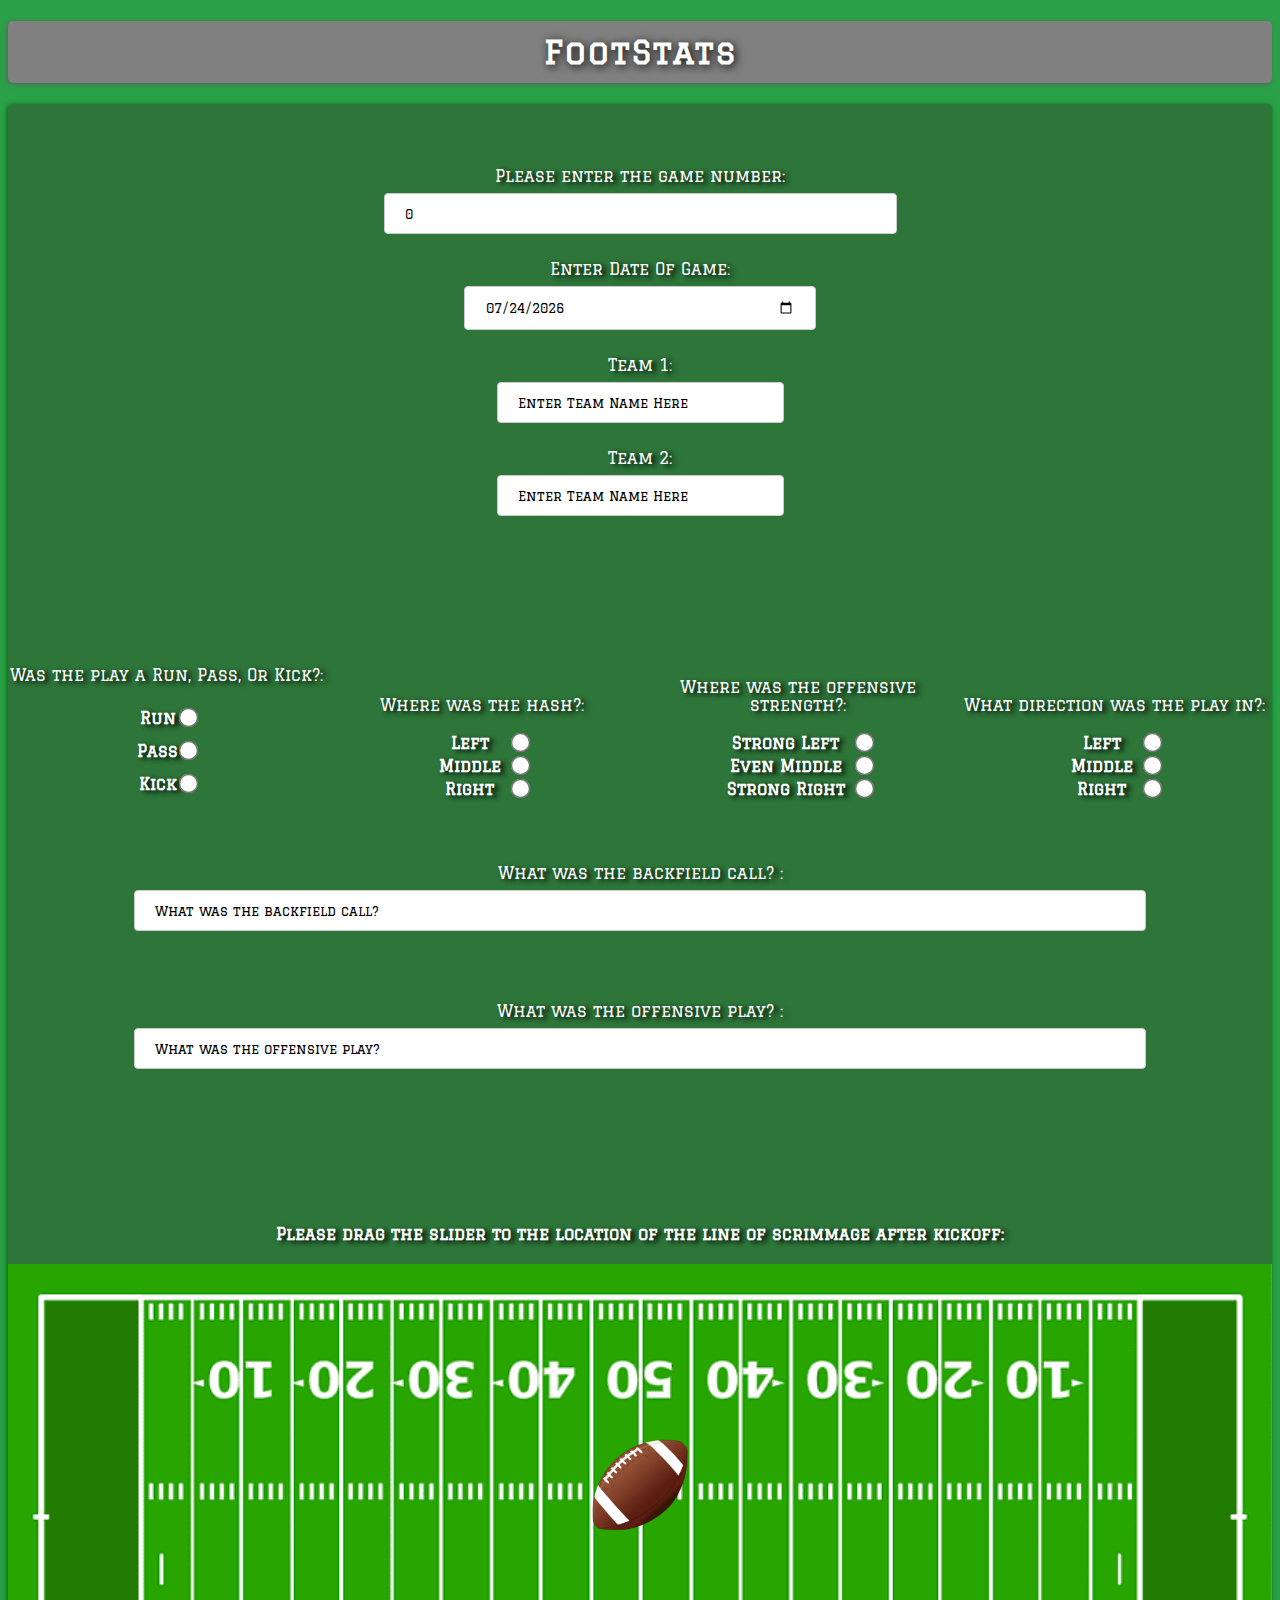
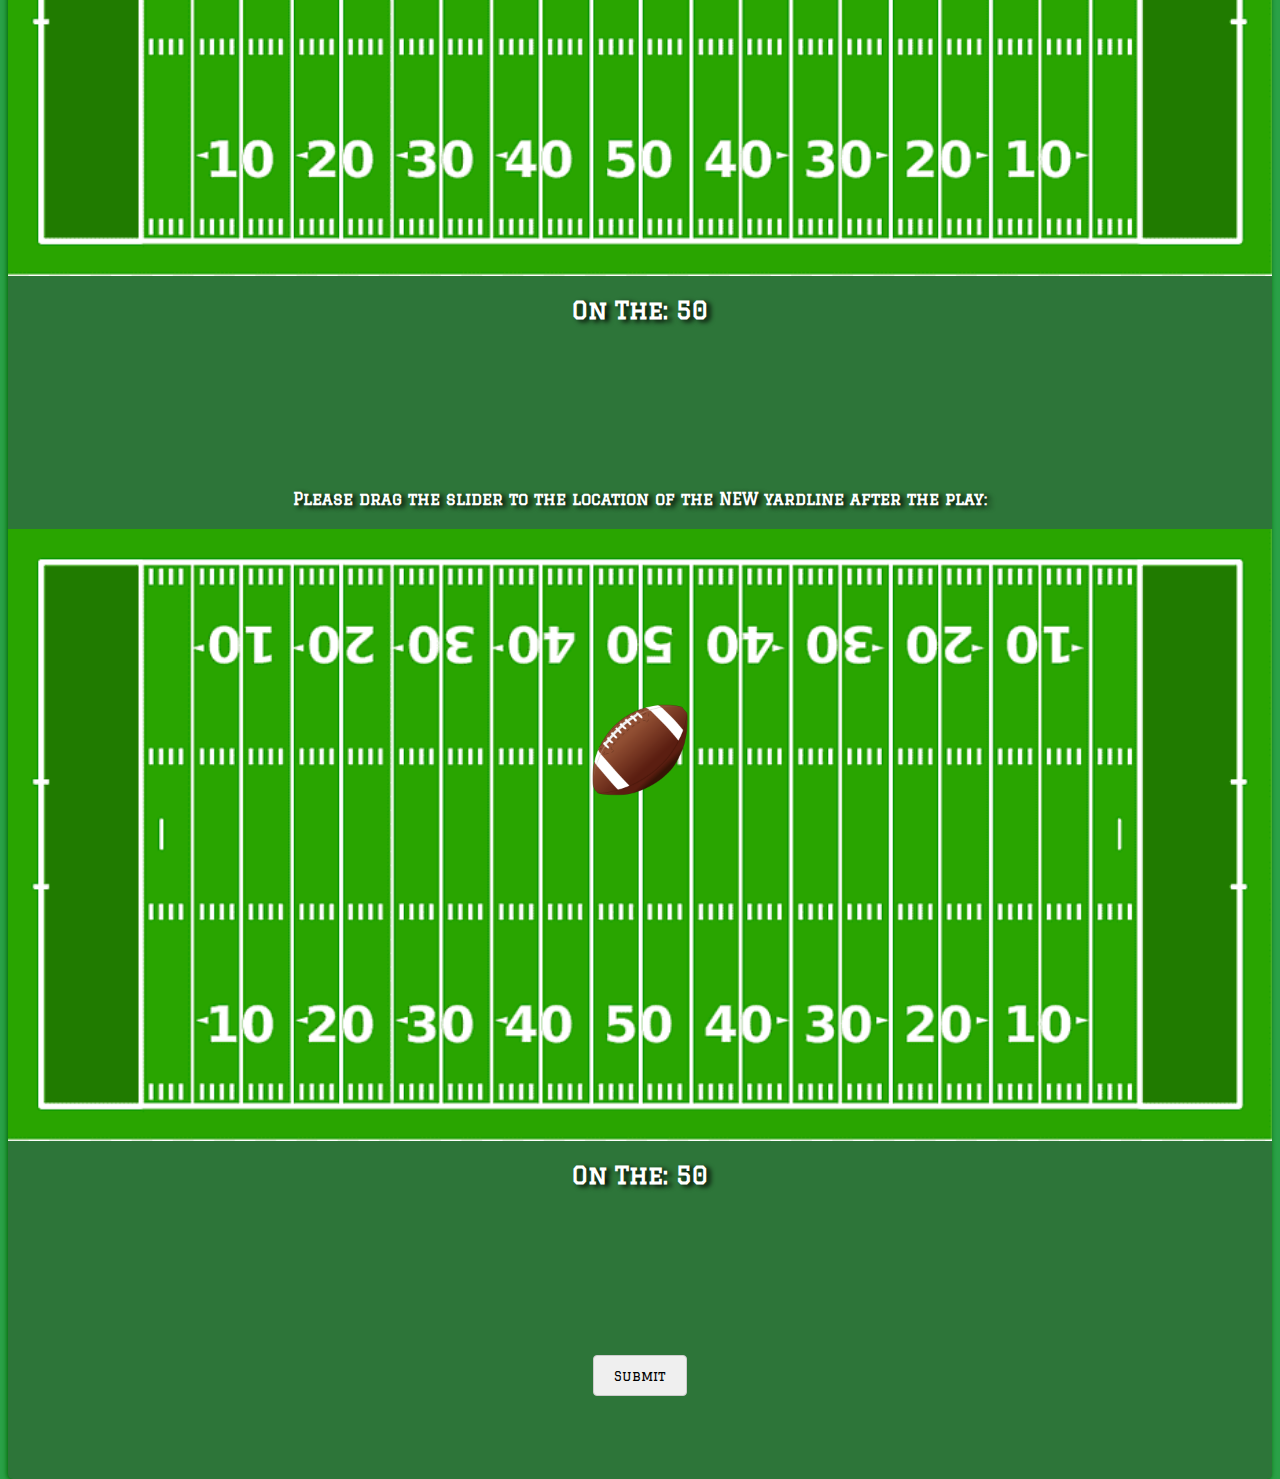
<file: index.html>
<!DOCTYPE html>
<html>

<head>
  <title>FootStats</title>
  <meta charset="utf-8">
  <meta name="viewport" content="width=device-width" initial-scale="1">
  <link href="style.css" rel="stylesheet" type="text/css" />
  <link rel="icon" type="image/x-icon" href="img/sliderIcon.png">
<link rel="preconnect" href="https://fonts.googleapis.com">
<link rel="preconnect" href="https://fonts.gstatic.com" crossorigin>
<link href="https://fonts.googleapis.com/css2?family=Graduate&display=swap" rel="stylesheet">

  
</head>

<body>
  <h1 class="headstyle">FootStats</h1>

<form action="/firstscripts.php" method="post">
  <div class="entireDisplay">
  <div class="topContainer" style="order:1;">



  <div ><!-- Game # input -->
    <label for="gameNum">Please enter the game number:</label> 
    <input type="number" id="gameNum" name="gameNum" min="1" class="inputTextStyle" placeholder="0" name="game"> 
  </div>

    <br>
    
   <div> <!-- date input-->
     <label for="gameDate" class="gameDate"> Enter Date Of Game: </label>
     <input type="date" id="gameDate" name="gameDate" class="inputTextStyle" value="">
   </div>

    <br>
    
    <div> <!-- Team 1 input-->
     <label for="teamOne" class="teamOne"> Team 1: </label>
     <input type="text" id="teamOne" name="teamOne" class="inputTextStyle" placeholder="Enter Team Name Here"> 
   </div>

    <br>
    
     <div> <!-- Team 2 input-->
     <label for="teamTwo" class="teamTwo"> Team 2: </label>
     <input type="text" id="teamTwo" name="teamTwo" class="inputTextStyle" placeholder="Enter Team Name Here">
     </div>
  </div>

    <div class="topContainerSecondForm" style="order:2;">
      <!-- playType-->
      <div class="containerRadio">
        <p>Was the play a Run, Pass, Or Kick?:</p>
        <table>
          <tr>
            <th><label for="playTypeRun">Run</label></th>
            <th><input type="radio" id="playTypeRun" class="inputTextStyle" name="playType" value="Run"
                name="playType"></th>
          </tr>
          <tr>
            <th><label for="playTypePass">Pass</label></th>
            <th><input type="radio" id="playTypePass" class="inputTextStyle" name="playType" value="Pass"
                name="playType"></th>
          </tr>
          <tr>
            <th><label for="playTypeRun">Kick</label></th>
            <th><input type="radio" id="playTypeRun" class="inputTextStyle" name="playType" value="Kick"
                name="playType"></th>
          </tr>
        </table>
      </div>
      <!-- hash-->
      <div class="containerRadio">
        <p>Where was the hash?: </p>
        <table>
          <tr>
            <th><label for="left">Left</label></th>
            <th><input type="radio" id="left" value="left" name="hash"></th>
          </tr>
          <tr>
            <th><label for="middle">Middle</label></th>
            <th><input type="radio" id="middle" value="middle" name="hash"></th>
          </tr>
          <tr>
            <th><label for="middle">Right</label></th>
            <th><input type="radio" id="right" value="right" name="hash"></th>
          </tr>
        </table>
      </div>
      <br>
      <div class="containerRadio">
        <p>Where was the offensive strength?: </p>
        <table>
          <tr>
            <th><label for="left">Strong Left</label></th>
            <th><input type="radio" id="left" value="left" name="oStrength"></th>
          </tr>
          <tr>
            <th><label for="middle">Even Middle</label></th>
            <th><input type="radio" id="middle" value="middle" name="oStrength"></th>
          </tr>
          <tr>
            <th><label for="right">Strong Right</label></th>
            <th><input type="radio" id="right" value="right" name="oStrength"></th>
          </tr>
        </table>
      </div>
      <div class="containerRadio">
        <p>What direction was the play in?: </p>
        <table>
          <tr>
            <th><label for="left">Left</label></th>
            <th><input type="radio" id="left" value="left" name="playDirection"></th>
          </tr>
          <tr>
            <th><label for="middle">Middle</label></th>
            <th><input type="radio" id="middle" value="middle" name="playDirection"></th>
          </tr>
          <tr>
            <th><label for="right">Right</label></th>
            <th><input type="radio" id="right" value="right" name="playDirection"></th>
          </tr>
        </table>
      </div>
      <div class="containerText">
        <!--backfield calls-->
        <label for="backfieldCalls">What was the backfield call? :</label>
        <input id="backfieldCalls" class="inputTextStyle" placeholder="What was the backfield call?"
          name="backfieldCalls">
        <label for="backfieldCalls"></label>
      </div>
      <div class="containerText">
        <!--offensive play-->
        <label for="oPlay">What was the offensive play? :</label>
        <input id="oPlay" class="inputTextStyle" placeholder="What was the offensive play?" name="oPlay">
        <label for="oPlay"></label>
      </div>
    </div>
      <div class="bottomContainer" style="order:3">
        <h4 id="scenarioText">Please drag the slider to the location of the line of scrimmage after kickoff:</h4>

        <input type="range" id="slider" class="slider" min="-50" max="50" name="lineOfScrimmage">

        <img src="img/footballfield.png" alt="footballfield" class="footballField">

        <h2><span id="valueNum"></span></h2>
      </div>
        
      <div class="bottomContainer" style="order:4">
        <h4 id="scenarioText">Please drag the slider to the location of the NEW yardline after the play:</h4>

        <input type="range" id="sliderTwo" class="slider" min="-50" max="50" name="yardline">

        <img src="img/footballfield.png" alt="footballfield" class="footballField">

        <h2><span id="valueNumTwo"></span></h2>
      </div>

    <div class="bottomContainer" style="order:5">

      <div class="containerItem">
        <input type="submit" value="Submit" class="inputTextStyle">

      </div>

    </div>


  </div>





  
</form>




  
  <script src="script.js"></script>
</body>

</html>
</file>
<file: style.css>
html {
  height: 100%;
  font-family: 'Graduate', cursive;
  width: 100%;
  background-color: #2aa147;
  text-shadow: 4px 2px 5px black;
  position: static;
}

.headstyle{
  border-radius:5px;
  text-align: center;
  background-color:gray;
  box-shadow: -1px 1px 5px #5e5e5e;
  color:white;
  letter-spacing:2px;
  word-spacing: 5px;
  text-shadow: 2px 2px 10px black;
  padding-top: 1%;
  padding-bottom: 1%;
}
.entireDisplay{
  display: flex;
  flex-direction: row;
  flex-wrap: wrap;
  height: 100%;
  width:100%;
  background-color: #2d7539;
  border-radius:5px;
  color: white;
  box-shadow: -1px 1px 5px darkgreen;
  position: static;
  margin-left: auto;
  margin-right: auto;
}
.topContainer{
  display: flex;
  height:100%;
  width:100%;
  flex-direction: column;
  flex-wrap: wrap;
  justify-content: center;
  align-items: center;
  text-align: center;
  padding-top:5%;
  margin-bottom:0%;
  padding-bottom:5%;
}
.topContainerSecondForm{
  display: flex;
  height:100%;
  width:100%;
  flex-direction: row;
  flex-wrap: wrap;
  justify-content: space-between;
  align-items: center;
  text-align: center;
  padding-top:5%;
  margin-bottom:0%;
  padding-bottom:5%;
}

.entireDisplayEdit{
  display: flex;
  flex-direction: row;
  flex-wrap: wrap;
  height: 60%;
  width:95%;
  border-radius:5px;
  color: white;
  position: static;
  margin-left: auto;
  margin-right: auto;
}
.bottomContainer{
  display: flex;
  height:100%;
  width:100%;
  flex-wrap: wrap;
  justify-content: center;
  align-items: center;
  text-align: center;
  padding-top:5%;
  margin-bottom:0%;
  padding-bottom:5%;
  position: relative;
}
.topContainerSecondForm{
  display: flex;
  height:100%;
  width:100%;
  flex-direction: row;
  flex-wrap: wrap;
  justify-content: space-between;
  align-items: center;
  text-align: center;
  padding-top:5%;
  margin-bottom:0%;
  padding-bottom:5%;
}

.containerItem{
  margin: 1%;
}

::placeholder{
  color: black;
  opacity: 1;
  text-align:left;
}

.footballField{
  height: 100%;
  width: 100%;
}

.slider {
  -webkit-appearance: none;
  appearance: none;
  height: 0%;
  outline:none;
  width: 80%;
  position: absolute;
  bottom: 60%;
}

.slider::-webkit-slider-thumb {
  -webkit-appearance: none;
  appearance: none;
  background-image: url(img/football.png);
  background-size: cover;
  width:100px;
  height:100px;
  scale: 100%;
  cursor: pointer;
}
.slider::-webkit-slider-runnable-track{
appearance: none;
}
.inputTextStyle{
  width: 100%;
  padding: 12px 20px;
  margin: 8px 0;
  display: inline-block;
  border: 1px solid #ccc;
  border-radius: 4px;
  box-sizing: border-box;
  font-family: 'Graduate', cursive;
}

.containerText{
  margin-left: auto;
  margin-right: auto;
  margin-top: 5%;
  margin-bottom: 0%;
  width: 80%;
}
.containerRadio{
  align-items: center;
  text-align:center;
  justify-content:center;
  align-content: center;
  justify-items: center;
  margin-top: auto;
  width: 25%;
}

input[type="radio"]{
  width:100%;
  scale: 150%;
  padding: 20%;
}
</file>
